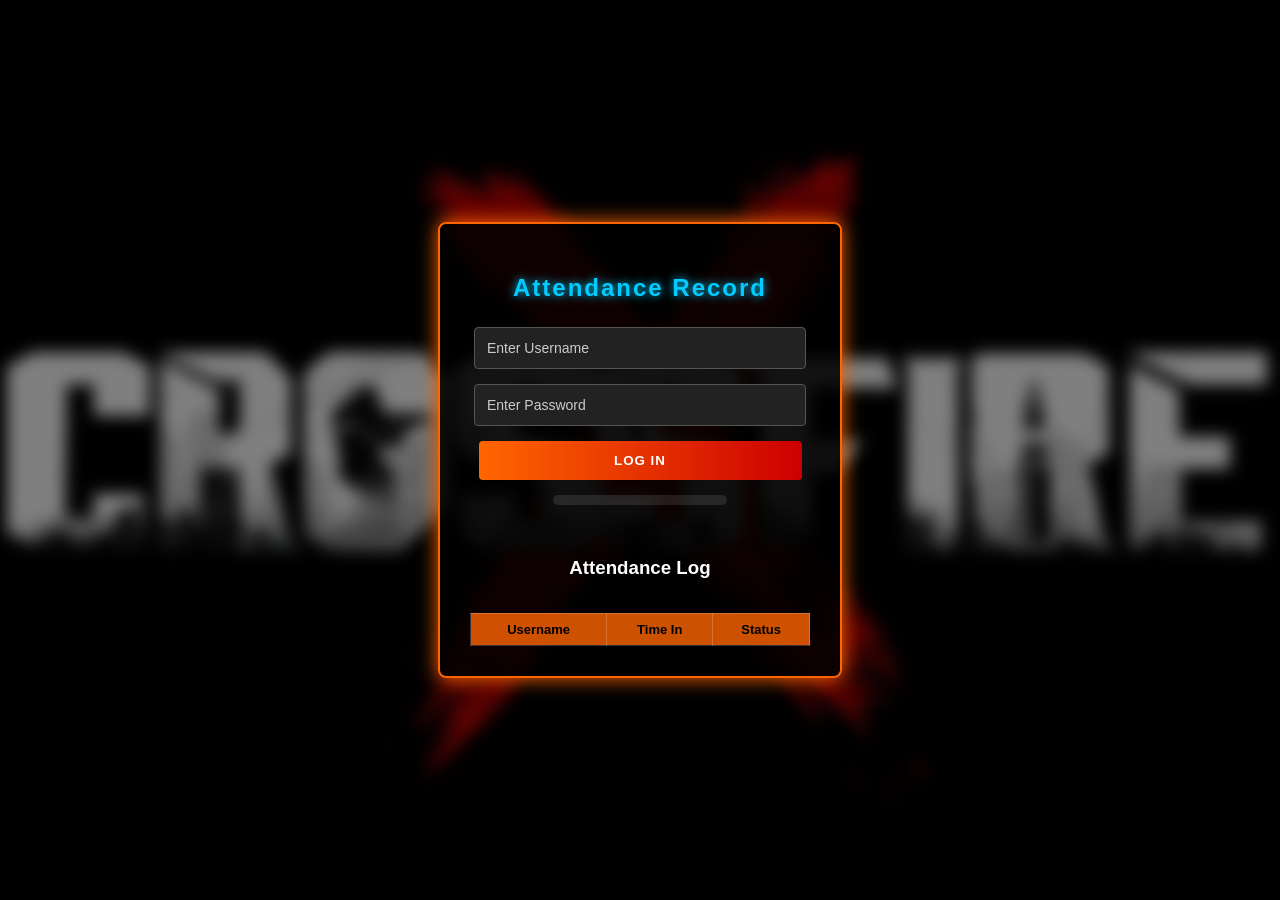
<file: Prelim lab work 2/index.html>
<!DOCTYPE html>
<html lang="en">
<head>
    <meta charset="UTF-8">
    <title>Attendance Record</title>
    <link rel="stylesheet" href="style.css">
</head>
<body>

    <div class="login-container">
        <h2>Attendance Record</h2>
        
        <form onsubmit="handleLogin(event)">
            <input type="text" id="username" placeholder="Enter Username" required>
            <input type="password" id="password" placeholder="Enter Password" required>
            <button type="submit">LOG IN</button>
        </form>

        <p id="message"></p>
        <p id="timestamp"></p>

        <button id="downloadBtn" style="display:none;">Download Attendance</button>

        <h3>Attendance Log</h3>
        <table id="attendanceTable">
            <thead>
                <tr>
                    <th>Username</th>
                    <th>Time In</th>
                    <th>Status</th>
                </tr>
            </thead>
            <tbody>
                <!-- Attendance records will appear here -->
            </tbody>
        </table>
    </div>

    <script src="script.js"></script>
</body>
</html>
</file>
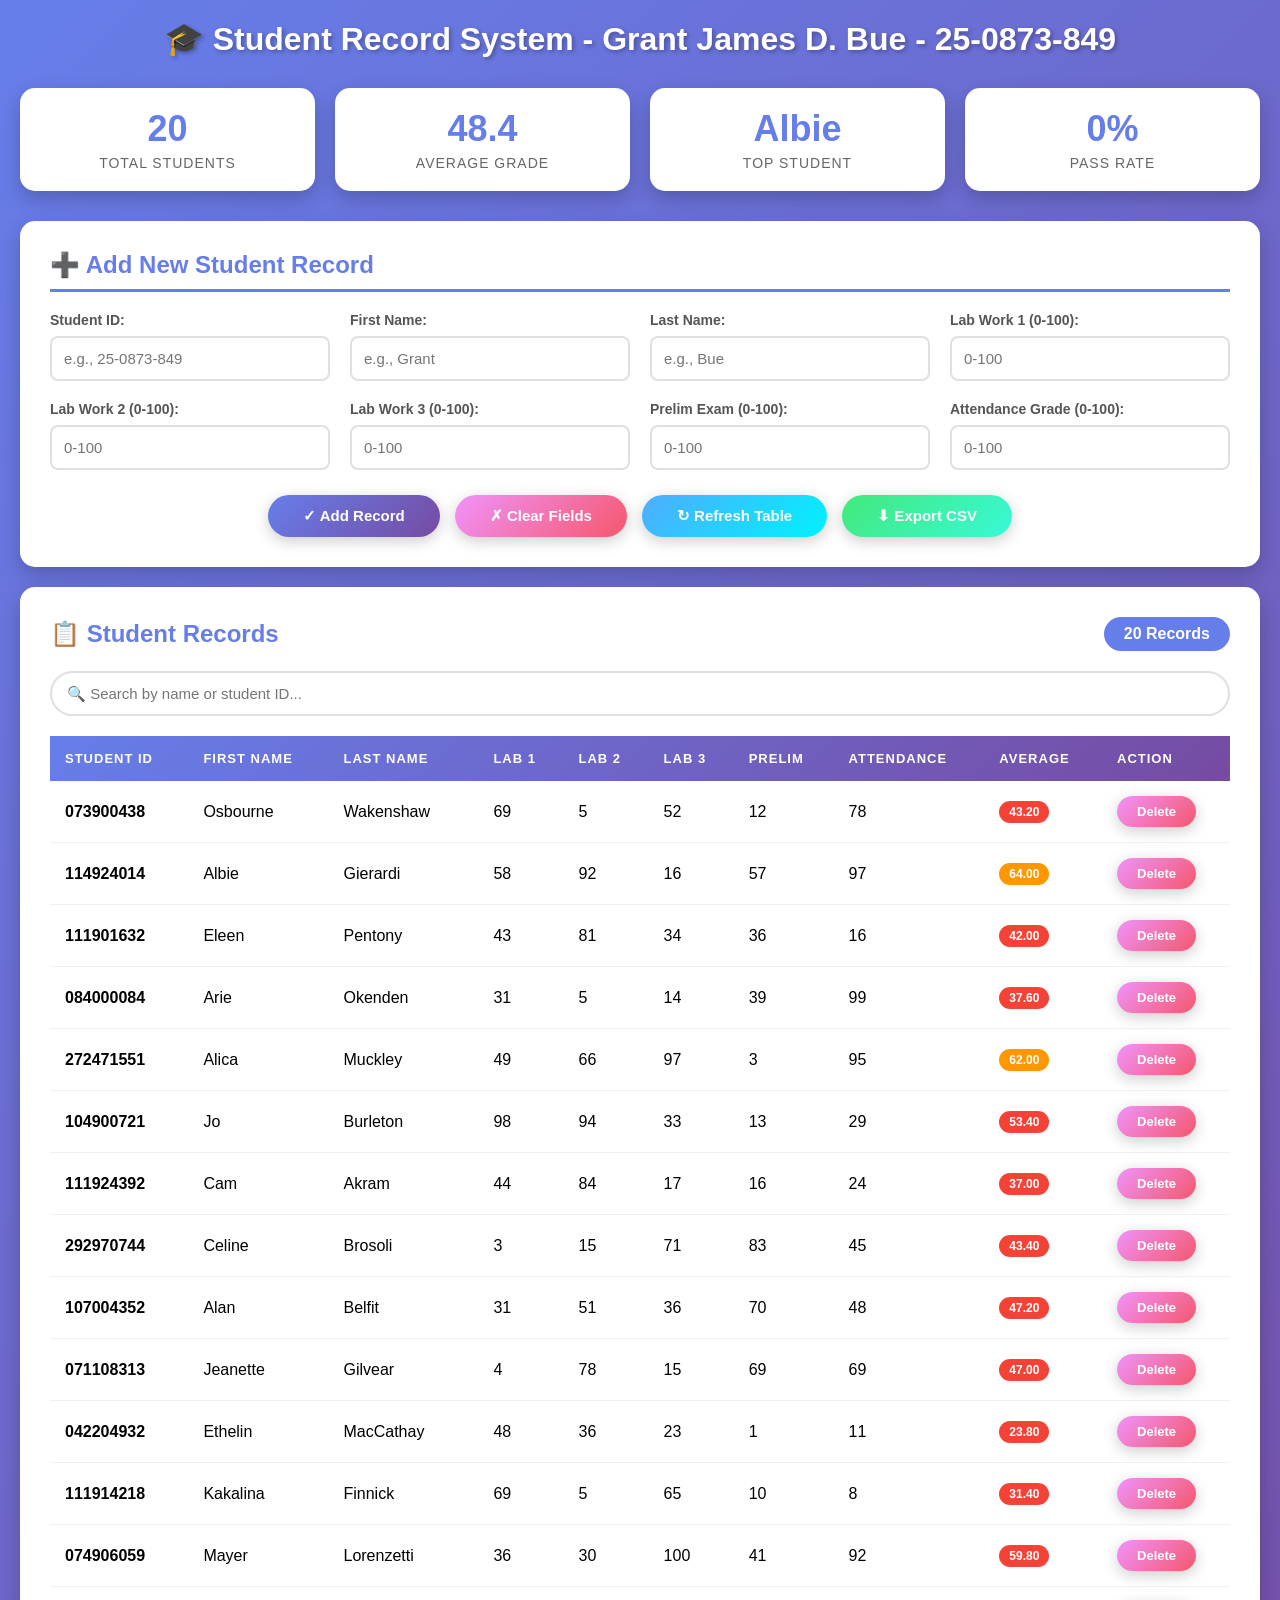
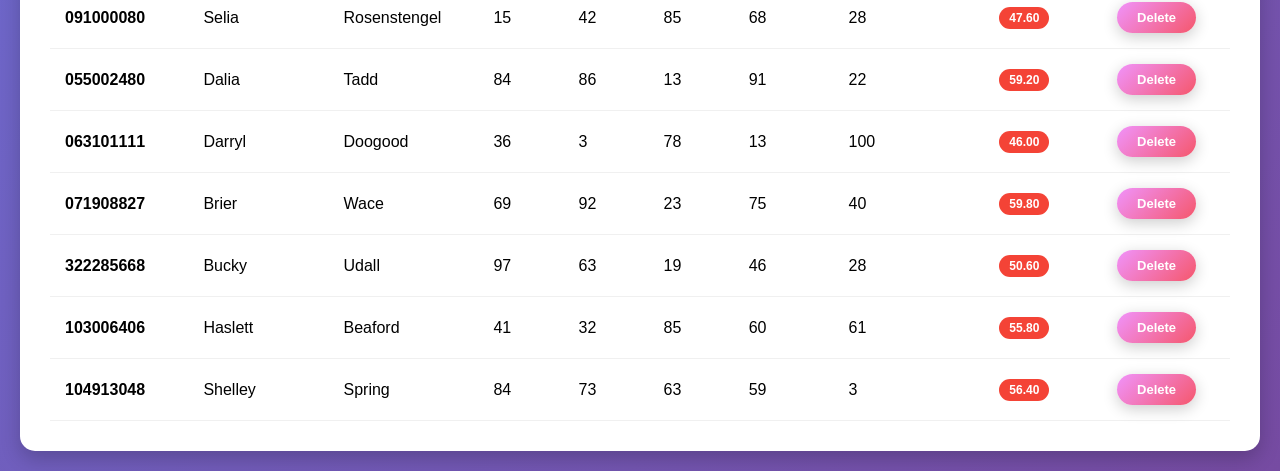
<file: EXAM PROJ/JAVASCRIPT/index.html>
<!DOCTYPE html>
<!-- Records - Grant James D. Bue - 25-0873-849 -->
<html lang="en">
<head>
    <meta charset="UTF-8">
    <meta name="viewport" content="width=device-width, initial-scale=1.0">
    <title>Student Record System - Grant James D. Bue - 25-0873-849</title>
    <style>
        * {
            margin: 0;
            padding: 0;
            box-sizing: border-box;
        }

        body {
            font-family: 'Segoe UI', Tahoma, Geneva, Verdana, sans-serif;
            padding: 20px;
            background: linear-gradient(135deg, #667eea 0%, #764ba2 100%);
            min-height: 100vh;
        }

        h1 {
            text-align: center;
            color: white;
            margin-bottom: 30px;
            font-size: 32px;
            text-shadow: 2px 2px 4px rgba(0,0,0,0.3);
            animation: fadeInDown 0.8s ease;
        }

        @keyframes fadeInDown {
            from {
                opacity: 0;
                transform: translateY(-20px);
            }
            to {
                opacity: 1;
                transform: translateY(0);
            }
        }

        .container {
            max-width: 1400px;
            margin: 0 auto;
            animation: fadeIn 1s ease;
        }

        @keyframes fadeIn {
            from { opacity: 0; }
            to { opacity: 1; }
        }

        .stats-grid {
            display: grid;
            grid-template-columns: repeat(auto-fit, minmax(200px, 1fr));
            gap: 20px;
            margin-bottom: 30px;
        }

        .stat-card {
            background: white;
            padding: 20px;
            border-radius: 15px;
            box-shadow: 0 8px 20px rgba(0,0,0,0.2);
            text-align: center;
            transition: transform 0.3s ease, box-shadow 0.3s ease;
        }

        .stat-card:hover {
            transform: translateY(-5px);
            box-shadow: 0 12px 30px rgba(0,0,0,0.3);
        }

        .stat-number {
            font-size: 36px;
            font-weight: bold;
            color: #667eea;
            margin-bottom: 5px;
        }

        .stat-label {
            color: #666;
            font-size: 14px;
            text-transform: uppercase;
            letter-spacing: 1px;
        }

        .form-section {
            background: white;
            padding: 30px;
            border-radius: 15px;
            margin-bottom: 20px;
            box-shadow: 0 8px 20px rgba(0,0,0,0.2);
        }

        .form-section h2 {
            margin-bottom: 20px;
            color: #667eea;
            font-size: 24px;
            border-bottom: 3px solid #667eea;
            padding-bottom: 10px;
        }

        .search-bar {
            margin-bottom: 20px;
            position: relative;
        }

        .search-bar input {
            width: 100%;
            padding: 12px 40px 12px 15px;
            border: 2px solid #e0e0e0;
            border-radius: 25px;
            font-size: 15px;
            transition: border-color 0.3s;
        }

        .search-bar input:focus {
            outline: none;
            border-color: #667eea;
        }

        .search-icon {
            position: absolute;
            right: 15px;
            top: 50%;
            transform: translateY(-50%);
            color: #999;
        }

        .form-grid {
            display: grid;
            grid-template-columns: repeat(auto-fit, minmax(250px, 1fr));
            gap: 20px;
            margin-bottom: 20px;
        }

        .form-group {
            display: flex;
            flex-direction: column;
        }

        .form-group label {
            margin-bottom: 8px;
            color: #555;
            font-weight: 600;
            font-size: 14px;
        }

        .form-group input {
            padding: 12px;
            border: 2px solid #e0e0e0;
            border-radius: 8px;
            font-size: 15px;
            transition: all 0.3s ease;
        }

        .form-group input:focus {
            outline: none;
            border-color: #667eea;
            box-shadow: 0 0 0 3px rgba(102, 126, 234, 0.1);
        }

        .form-group input.error {
            border-color: #f44336;
        }

        .button-group {
            display: flex;
            gap: 15px;
            justify-content: center;
            margin-top: 25px;
            flex-wrap: wrap;
        }

        button {
            padding: 12px 35px;
            border: none;
            border-radius: 25px;
            cursor: pointer;
            font-size: 15px;
            font-weight: bold;
            transition: all 0.3s ease;
            box-shadow: 0 4px 15px rgba(0,0,0,0.2);
        }

        button:hover {
            transform: translateY(-2px);
            box-shadow: 0 6px 20px rgba(0,0,0,0.3);
        }

        .btn-add {
            background: linear-gradient(135deg, #667eea 0%, #764ba2 100%);
            color: white;
        }

        .btn-clear {
            background: linear-gradient(135deg, #f093fb 0%, #f5576c 100%);
            color: white;
        }

        .btn-render {
            background: linear-gradient(135deg, #4facfe 0%, #00f2fe 100%);
            color: white;
        }

        .btn-export {
            background: linear-gradient(135deg, #43e97b 0%, #38f9d7 100%);
            color: white;
        }

        .table-section {
            background: white;
            padding: 30px;
            border-radius: 15px;
            box-shadow: 0 8px 20px rgba(0,0,0,0.2);
            overflow-x: auto;
        }

        .table-header {
            display: flex;
            justify-content: space-between;
            align-items: center;
            margin-bottom: 20px;
        }

        .table-header h2 {
            color: #667eea;
            font-size: 24px;
        }

        .record-count {
            background: #667eea;
            color: white;
            padding: 8px 20px;
            border-radius: 20px;
            font-weight: bold;
        }

        table {
            width: 100%;
            border-collapse: collapse;
            margin-top: 20px;
        }

        table thead {
            background: linear-gradient(135deg, #667eea 0%, #764ba2 100%);
            color: white;
        }

        table th {
            padding: 15px;
            text-align: left;
            font-weight: 600;
            text-transform: uppercase;
            font-size: 13px;
            letter-spacing: 1px;
        }

        table td {
            padding: 15px;
            text-align: left;
            border-bottom: 1px solid #f0f0f0;
        }

        table tbody tr {
            transition: all 0.3s ease;
        }

        table tbody tr:hover {
            background: linear-gradient(90deg, rgba(102, 126, 234, 0.1) 0%, rgba(118, 75, 162, 0.1) 100%);
            transform: scale(1.01);
        }

        .delete-btn {
            background: linear-gradient(135deg, #f093fb 0%, #f5576c 100%);
            color: white;
            padding: 8px 20px;
            border: none;
            border-radius: 20px;
            cursor: pointer;
            font-size: 13px;
            font-weight: bold;
            transition: all 0.3s ease;
        }

        .delete-btn:hover {
            transform: scale(1.1);
            box-shadow: 0 4px 15px rgba(245, 87, 108, 0.4);
        }

        .grade-badge {
            display: inline-block;
            padding: 4px 10px;
            border-radius: 12px;
            font-weight: bold;
            font-size: 12px;
        }

        .grade-excellent {
            background: #4caf50;
            color: white;
        }

        .grade-good {
            background: #2196F3;
            color: white;
        }

        .grade-average {
            background: #ff9800;
            color: white;
        }

        .grade-poor {
            background: #f44336;
            color: white;
        }

        .empty-state {
            text-align: center;
            padding: 60px 20px;
            color: #999;
        }

        .empty-state svg {
            width: 100px;
            height: 100px;
            margin-bottom: 20px;
            opacity: 0.5;
        }

        @media (max-width: 768px) {
            .form-grid {
                grid-template-columns: 1fr;
            }

            .button-group {
                flex-direction: column;
            }

            button {
                width: 100%;
            }

            h1 {
                font-size: 24px;
            }
        }

        .toast {
            position: fixed;
            top: 20px;
            right: 20px;
            background: white;
            padding: 20px 30px;
            border-radius: 10px;
            box-shadow: 0 8px 25px rgba(0,0,0,0.3);
            z-index: 1000;
            animation: slideIn 0.5s ease;
            max-width: 400px;
        }

        @keyframes slideIn {
            from {
                transform: translateX(400px);
                opacity: 0;
            }
            to {
                transform: translateX(0);
                opacity: 1;
            }
        }

        .toast.success {
            border-left: 5px solid #4caf50;
        }

        .toast.error {
            border-left: 5px solid #f44336;
        }

        .toast-close {
            position: absolute;
            top: 10px;
            right: 15px;
            cursor: pointer;
            font-size: 20px;
            color: #999;
        }
    </style>
</head>
<body>
    <div class="container">
        <h1>🎓 Student Record System - Grant James D. Bue - 25-0873-849</h1>
        
        <!-- Statistics Dashboard -->
        <div class="stats-grid">
            <div class="stat-card">
                <div class="stat-number" id="totalStudents">0</div>
                <div class="stat-label">Total Students</div>
            </div>
            <div class="stat-card">
                <div class="stat-number" id="avgGrade">0</div>
                <div class="stat-label">Average Grade</div>
            </div>
            <div class="stat-card">
                <div class="stat-number" id="topStudent">-</div>
                <div class="stat-label">Top Student</div>
            </div>
            <div class="stat-card">
                <div class="stat-number" id="passRate">0%</div>
                <div class="stat-label">Pass Rate</div>
            </div>
        </div>

        <!-- Input Form -->
        <div class="form-section">
            <h2>➕ Add New Student Record</h2>
            <div class="form-grid">
                <div class="form-group">
                    <label for="studentId">Student ID:</label>
                    <input type="text" id="studentId" placeholder="e.g., 25-0873-849">
                </div>
                <div class="form-group">
                    <label for="firstName">First Name:</label>
                    <input type="text" id="firstName" placeholder="e.g., Grant">
                </div>
                <div class="form-group">
                    <label for="lastName">Last Name:</label>
                    <input type="text" id="lastName" placeholder="e.g., Bue">
                </div>
                <div class="form-group">
                    <label for="labWork1">Lab Work 1 (0-100):</label>
                    <input type="number" id="labWork1" min="0" max="100" placeholder="0-100">
                </div>
                <div class="form-group">
                    <label for="labWork2">Lab Work 2 (0-100):</label>
                    <input type="number" id="labWork2" min="0" max="100" placeholder="0-100">
                </div>
                <div class="form-group">
                    <label for="labWork3">Lab Work 3 (0-100):</label>
                    <input type="number" id="labWork3" min="0" max="100" placeholder="0-100">
                </div>
                <div class="form-group">
                    <label for="prelimExam">Prelim Exam (0-100):</label>
                    <input type="number" id="prelimExam" min="0" max="100" placeholder="0-100">
                </div>
                <div class="form-group">
                    <label for="attendance">Attendance Grade (0-100):</label>
                    <input type="number" id="attendance" min="0" max="100" placeholder="0-100">
                </div>
            </div>
            
            <div class="button-group">
                <button class="btn-add" onclick="create()">✓ Add Record</button>
                <button class="btn-clear" onclick="clearFields()">✗ Clear Fields</button>
                <button class="btn-render" onclick="render()">↻ Refresh Table</button>
                <button class="btn-export" onclick="exportToCSV()">⬇ Export CSV</button>
            </div>
        </div>

        <!-- Records Table -->
        <div class="table-section">
            <div class="table-header">
                <h2>📋 Student Records</h2>
                <div class="record-count" id="recordCount">0 Records</div>
            </div>
            
            <div class="search-bar">
                <input type="text" id="searchInput" placeholder="🔍 Search by name or student ID..." onkeyup="searchRecords()">
            </div>

            <table id="studentTable">
                <thead>
                    <tr>
                        <th>Student ID</th>
                        <th>First Name</th>
                        <th>Last Name</th>
                        <th>Lab 1</th>
                        <th>Lab 2</th>
                        <th>Lab 3</th>
                        <th>Prelim</th>
                        <th>Attendance</th>
                        <th>Average</th>
                        <th>Action</th>
                    </tr>
                </thead>
                <tbody id="tableBody">
                </tbody>
            </table>
        </div>
    </div>

    <script>
        // Records - Grant James D. Bue - 25-0873-849

        // Hardcoded CSV content
        const csvData = `Student ID,First Name,Last Name,Lab Work 1,Lab Work 2,Lab Work 3,Prelim Exam,Attendance Grade
073900438,Osbourne,Wakenshaw,69,5,52,12,78
114924014,Albie,Gierardi,58,92,16,57,97
111901632,Eleen,Pentony,43,81,34,36,16
084000084,Arie,Okenden,31,5,14,39,99
272471551,Alica,Muckley,49,66,97,3,95
104900721,Jo,Burleton,98,94,33,13,29
111924392,Cam,Akram,44,84,17,16,24
292970744,Celine,Brosoli,3,15,71,83,45
107004352,Alan,Belfit,31,51,36,70,48
071108313,Jeanette,Gilvear,4,78,15,69,69
042204932,Ethelin,MacCathay,48,36,23,1,11
111914218,Kakalina,Finnick,69,5,65,10,8
074906059,Mayer,Lorenzetti,36,30,100,41,92
091000080,Selia,Rosenstengel,15,42,85,68,28
055002480,Dalia,Tadd,84,86,13,91,22
063101111,Darryl,Doogood,36,3,78,13,100
071908827,Brier,Wace,69,92,23,75,40
322285668,Bucky,Udall,97,63,19,46,28
103006406,Haslett,Beaford,41,32,85,60,61
104913048,Shelley,Spring,84,73,63,59,3`;

        let studentsArray = [];
        let filteredArray = [];

        // Parse CSV
        function parseCSV(csvString) {
            const lines = csvString.trim().split('\n');
            const headers = lines[0].split(',');
            const data = [];

            for (let i = 1; i < lines.length; i++) {
                const values = lines[i].split(',');
                const obj = {};
                
                for (let j = 0; j < headers.length; j++) {
                    obj[headers[j].trim()] = values[j].trim();
                }
                
                data.push(obj);
            }

            return data;
        }

        // Calculate average grade
        function calculateAverage(student) {
            const grades = [
                parseFloat(student['Lab Work 1']) || 0,
                parseFloat(student['Lab Work 2']) || 0,
                parseFloat(student['Lab Work 3']) || 0,
                parseFloat(student['Prelim Exam']) || 0,
                parseFloat(student['Attendance Grade']) || 0
            ];
            const sum = grades.reduce((a, b) => a + b, 0);
            return (sum / grades.length).toFixed(2);
        }

        // Get grade badge HTML
        function getGradeBadge(avg) {
            if (avg >= 90) return `<span class="grade-badge grade-excellent">${avg}</span>`;
            if (avg >= 75) return `<span class="grade-badge grade-good">${avg}</span>`;
            if (avg >= 60) return `<span class="grade-badge grade-average">${avg}</span>`;
            return `<span class="grade-badge grade-poor">${avg}</span>`;
        }

        // Update statistics
        function updateStatistics() {
            const total = studentsArray.length;
            document.getElementById('totalStudents').textContent = total;
            document.getElementById('recordCount').textContent = `${total} Records`;

            if (total === 0) {
                document.getElementById('avgGrade').textContent = '0';
                document.getElementById('topStudent').textContent = '-';
                document.getElementById('passRate').textContent = '0%';
                return;
            }

            // Calculate average grade
            let totalAvg = 0;
            let passCount = 0;
            let topAvg = 0;
            let topName = '';

            studentsArray.forEach(student => {
                const avg = parseFloat(calculateAverage(student));
                totalAvg += avg;
                if (avg >= 75) passCount++;
                if (avg > topAvg) {
                    topAvg = avg;
                    topName = student['First Name'];
                }
            });

            document.getElementById('avgGrade').textContent = (totalAvg / total).toFixed(1);
            document.getElementById('topStudent').textContent = topName;
            document.getElementById('passRate').textContent = `${((passCount / total) * 100).toFixed(0)}%`;
        }

        // Show toast notification
        function showToast(message, type = 'success') {
            const existingToast = document.querySelector('.toast');
            if (existingToast) existingToast.remove();

            const toast = document.createElement('div');
            toast.className = `toast ${type}`;
            toast.innerHTML = `
                <span class="toast-close" onclick="this.parentElement.remove()">×</span>
                <strong>${type === 'success' ? '✓' : '✗'}</strong> ${message}
            `;
            document.body.appendChild(toast);

            setTimeout(() => toast.remove(), 3000);
        }

        // Render table
        function render() {
            const tableBody = document.getElementById('tableBody');
            const dataToRender = filteredArray.length > 0 ? filteredArray : studentsArray;

            if (dataToRender.length === 0) {
                tableBody.innerHTML = `
                    <tr>
                        <td colspan="10" class="empty-state">
                            <div>📭</div>
                            <h3>No records found</h3>
                            <p>Add a student record to get started</p>
                        </td>
                    </tr>
                `;
                updateStatistics();
                return;
            }

            tableBody.innerHTML = '';

            dataToRender.forEach((student, index) => {
                const avg = calculateAverage(student);
                const row = `
                    <tr>
                        <td><strong>${student['Student ID']}</strong></td>
                        <td>${student['First Name']}</td>
                        <td>${student['Last Name']}</td>
                        <td>${student['Lab Work 1']}</td>
                        <td>${student['Lab Work 2']}</td>
                        <td>${student['Lab Work 3']}</td>
                        <td>${student['Prelim Exam']}</td>
                        <td>${student['Attendance Grade']}</td>
                        <td>${getGradeBadge(avg)}</td>
                        <td><button class="delete-btn" onclick="deleteRecord(${index})">Delete</button></td>
                    </tr>
                `;
                tableBody.innerHTML += row;
            });

            updateStatistics();
        }

        // Search records
        function searchRecords() {
            const searchTerm = document.getElementById('searchInput').value.toLowerCase();
            
            if (searchTerm === '') {
                filteredArray = [];
                render();
                return;
            }

            filteredArray = studentsArray.filter(student => {
                return student['Student ID'].toLowerCase().includes(searchTerm) ||
                       student['First Name'].toLowerCase().includes(searchTerm) ||
                       student['Last Name'].toLowerCase().includes(searchTerm);
            });

            render();
        }

        // Validate input
        function validateInput() {
            const fields = ['studentId', 'firstName', 'lastName', 'labWork1', 'labWork2', 'labWork3', 'prelimExam', 'attendance'];
            let isValid = true;

            fields.forEach(fieldId => {
                const field = document.getElementById(fieldId);
                const value = field.value.trim();

                if (!value) {
                    field.classList.add('error');
                    isValid = false;
                } else {
                    field.classList.remove('error');
                }

                // Validate grade ranges
                if (fieldId !== 'studentId' && fieldId !== 'firstName' && fieldId !== 'lastName') {
                    const numValue = parseFloat(value);
                    if (numValue < 0 || numValue > 100) {
                        field.classList.add('error');
                        isValid = false;
                    }
                }
            });

            return isValid;
        }

        // Create new record
        function create() {
            if (!validateInput()) {
                showToast('Please fill in all fields correctly (grades must be 0-100)', 'error');
                return;
            }

            const newStudent = {
                'Student ID': document.getElementById('studentId').value.trim(),
                'First Name': document.getElementById('firstName').value.trim(),
                'Last Name': document.getElementById('lastName').value.trim(),
                'Lab Work 1': document.getElementById('labWork1').value.trim(),
                'Lab Work 2': document.getElementById('labWork2').value.trim(),
                'Lab Work 3': document.getElementById('labWork3').value.trim(),
                'Prelim Exam': document.getElementById('prelimExam').value.trim(),
                'Attendance Grade': document.getElementById('attendance').value.trim()
            };

            studentsArray.push(newStudent);
            clearFields();
            render();
            showToast('Record added successfully!', 'success');
        }

        // Delete record
        function deleteRecord(index) {
            if (confirm('Are you sure you want to delete this record?')) {
                studentsArray.splice(index, 1);
                render();
                showToast('Record deleted successfully!', 'success');
            }
        }

        // Clear input fields
        function clearFields() {
            const fields = ['studentId', 'firstName', 'lastName', 'labWork1', 'labWork2', 'labWork3', 'prelimExam', 'attendance'];
            fields.forEach(fieldId => {
                const field = document.getElementById(fieldId);
                field.value = '';
                field.classList.remove('error');
            });
        }

        // Export to CSV
        function exportToCSV() {
            if (studentsArray.length === 0) {
                showToast('No records to export', 'error');
                return;
            }

            let csv = 'Student ID,First Name,Last Name,Lab Work 1,Lab Work 2,Lab Work 3,Prelim Exam,Attendance Grade,Average\n';
            
            studentsArray.forEach(student => {
                const avg = calculateAverage(student);
                csv += `${student['Student ID']},${student['First Name']},${student['Last Name']},`;
                csv += `${student['Lab Work 1']},${student['Lab Work 2']},${student['Lab Work 3']},`;
                csv += `${student['Prelim Exam']},${student['Attendance Grade']},${avg}\n`;
            });

            const blob = new Blob([csv], { type: 'text/csv' });
            const url = window.URL.createObjectURL(blob);
            const a = document.createElement('a');
            a.href = url;
            a.download = 'student_records_grant_bue.csv';
            a.click();
            window.URL.revokeObjectURL(url);
            
            showToast('Records exported successfully!', 'success');
        }

        // Initialize
        window.onload = function() {
            studentsArray = parseCSV(csvData);
            render();
        };
    </script>
</body>
</html>
</file>
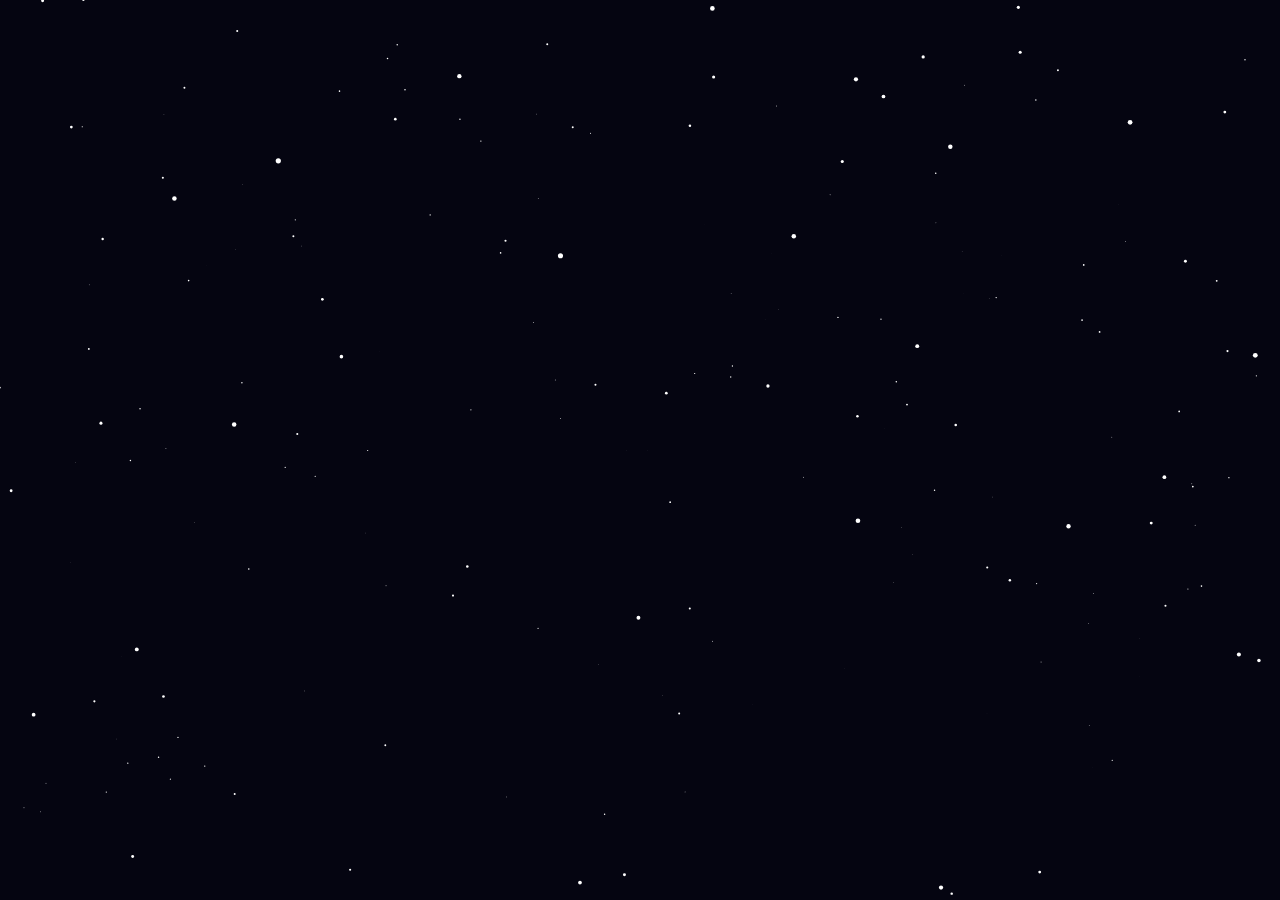
<file: LabWork3/JavaScript/index.html>
<!DOCTYPE html>
<html lang="en">
<head>
<meta charset="UTF-8">
<title>Prelim Grade Calculator - Time Warp</title>
<style>
body, html {
    margin: 0;
    padding: 0;
    overflow: hidden;
    height: 100%;
    font-family: Arial, sans-serif;
}
#starfield {
    position: absolute;
    top: 0;
    left: 0;
    width: 100%;
    height: 100%;
    z-index: 0;
}
.container {
    position: absolute;
    top: 50%;
    left: 50%;
    transform: translate(-50%, -50%) scale(0.5);
    opacity: 0;
    width: 400px;
    padding: 20px;
    background: rgba(0,0,0,0.65);
    border: 3px solid cyan;
    border-radius: 15px;
    color: cyan;
    z-index: 1;
    box-shadow:0 0 40px rgba(0,255,255,0.25),0 0 80px rgba(140,0,255,0.25),inset 0 0 30px rgba(0,255,255,0.15);
    transition: all 1s ease;
}
.container.show {
    opacity: 1;
    transform: translate(-50%, -50%) scale(1);
    animation: nebulaPulse 6s ease-in-out infinite;
}
@keyframes nebulaPulse {
    0%,100% { box-shadow:0 0 40px rgba(0,255,255,0.25),0 0 80px rgba(140,0,255,0.25),inset 0 0 30px rgba(0,255,255,0.15);}
    50% { box-shadow:0 0 60px rgba(0,255,255,0.4),0 0 120px rgba(140,0,255,0.4),inset 0 0 40px rgba(0,255,255,0.25);}
}
.title { text-align:center; font-weight:bold; margin-bottom:20px; border:2px solid cyan; padding:10px; border-radius:10px; }
.field { display:flex; justify-content:space-between; margin-bottom:12px; }
input { width:120px; text-align:center; background:gray; color:black; border:2px solid cyan; border-radius:5px; padding:5px; }
.buttons { text-align:center; margin:15px 0; }
button { background: rgb(50,0,80); color: cyan; border:2px solid cyan; padding:8px 20px; margin:0 10px; font-weight:bold; cursor:pointer; border-radius:8px; }
button:hover { opacity:0.85; }
.result { background:gray; color:black; padding:10px; border:2px solid cyan; border-radius:10px; height:250px; overflow-y:auto; white-space:pre-line; }
.bold { font-weight:bold; }
.warning { color:red; font-weight:bold; }
</style>
</head>
<body>

<canvas id="starfield"></canvas>

<div class="container" id="calculator">
    <div class="title">🌌 PRELIM GRADE CALCULATOR 🌠</div>

    <div class="field"><label>Attendance:</label><input type="number" id="attendance" oninput="fixAttendance(this)"></div>
    <div class="field"><label>Lab Work 1:</label><input type="number" id="lab1" oninput="fixLabInput(this)"></div>
    <div class="field"><label>Lab Work 2:</label><input type="number" id="lab2" oninput="fixLabInput(this)"></div>
    <div class="field"><label>Lab Work 3:</label><input type="number" id="lab3" oninput="fixLabInput(this)"></div>

    <div class="buttons">
        <button onclick="computeGrades()">Compute</button>
        <button onclick="clearAll()">Clear</button>
    </div>

    <div class="result" id="result"></div>
</div>

<script>
/* ===== STARFIELD WARP ===== */
const canvas = document.getElementById('starfield');
const ctx = canvas.getContext('2d');
let stars = [], numStars=500, width=window.innerWidth, height=window.innerHeight;
canvas.width = width; canvas.height = height;
for(let i=0;i<numStars;i++){ stars.push({x:Math.random()*width-width/2, y:Math.random()*height-height/2, z:Math.random()*width}); }
function animateStars(speed){
    ctx.fillStyle='#050511'; ctx.fillRect(0,0,width,height); ctx.fillStyle='white';
    for(let i=0;i<numStars;i++){
        let s=stars[i]; s.z-=speed;
        if(s.z<=0){ s.x=Math.random()*width-width/2; s.y=Math.random()*height-height/2; s.z=width; }
        let sx=(s.x/s.z)*width+width/2, sy=(s.y/s.z)*height+height/2, r=(1-s.z/width)*3;
        ctx.beginPath(); ctx.arc(sx,sy,r,0,Math.PI*2); ctx.fill();
    }
}
let warpStart=performance.now();
function warpLoop(time){ animateStars(10); if(time-warpStart<4500){ requestAnimationFrame(warpLoop); } 
else{ document.getElementById('calculator').classList.add('show'); function slowStars(){ animateStars(1); requestAnimationFrame(slowStars);} slowStars(); } }
requestAnimationFrame(warpLoop);
window.addEventListener('resize', ()=>{ width=window.innerWidth; height=window.innerHeight; canvas.width=width; canvas.height=height; stars=[]; for(let i=0;i<numStars;i++){ stars.push({x:Math.random()*width-width/2, y:Math.random()*height-height/2, z:Math.random()*width}); }});

/* ===== INPUT FIXERS ===== */
function fixAttendance(input){ let value=Number(input.value); if(isNaN(value)){ input.value=""; return;} value=Math.floor(value); if(value>5) value=5; if(value<0) value=0; input.value=value; }
function fixLabInput(input){ let value=Number(input.value); if(isNaN(value)){ input.value=""; return;} value=Math.floor(value); if(value>100) value=100; if(value<0) value=0; input.value=value; }

/* ===== GRADE CALCULATION ===== */
function computeGrades(){
    const attendanceRaw=Number(document.getElementById("attendance").value);
    const lab1=Number(document.getElementById("lab1").value);
    const lab2=Number(document.getElementById("lab2").value);
    const lab3=Number(document.getElementById("lab3").value);
    const result=document.getElementById("result");

    if([attendanceRaw, lab1, lab2, lab3].some(isNaN)){ result.innerHTML='<span class="warning">⚠ Please enter all valid numbers!</span>'; return; }

    const attendancePercent=attendanceRaw*20;
    const labAverage=(lab1+lab2+lab3)/3;
    const classStanding=(attendancePercent*0.4)+(labAverage*0.6);

    let output='<span class="bold">--- RESULTS ---</span><br><br>';
    output+=`Attendance: ${attendanceRaw} / 5<br>`;
    output+=`Attendance Percentage: ${attendancePercent}%<br><br>`;
    output+=`Lab Average: ${labAverage.toFixed(2)}<br>`;
    output+=`<span class="bold">Class Standing:</span> ${classStanding.toFixed(2)}<br><br>`;

    // ===== ATTENDANCE LOGIC =====
    if(attendanceRaw===1){
        output+='<span class="warning">⚠ FAILED DUE TO LOW ATTENDANCE (1 day only)</span><br><br>';
        output+='<span class="bold">Remark:</span> FAILED<br><br>';
        output+='<span class="bold">Required Prelim Exam for 75:</span> FAILED DUE TO LOW ATTENDANCE<br><br>';
        output+='<span class="bold">Required Prelim Exam for 100:</span> FAILED DUE TO LOW ATTENDANCE';
        result.innerHTML=output; return;
    } else if(attendanceRaw===2 || attendanceRaw===3){
        output+='<span class="warning">⚠ warning: "Attendance is low. Please make sure to attend more next time.</span><br><br>';
    }

    // ===== LAB WARNING =====
    if(labAverage<75){ output+='<span class="warning">⚠ WARNING: Your lab work average is low. You still have a chance to fail due to poor lab performance.</span><br><br>'; }

    // ===== REQUIRED PRELIM CALC =====
    const required75=(75-(classStanding*0.7))/0.3;
    const required100=(100-(classStanding*0.7))/0.3;
    let msg75=required75<=75?"Already passed 75 – just do your best": required75>100?"Impossible to achieve": required75.toFixed(2);
    const msg100=required100<=0?"Already passed 100 – maintain your score": required100>100?"Impossible to achieve": required100.toFixed(2);
    const remark=classStanding>=75?"PASSED":"FAILED";

    output+=`<span class="bold">Remark:</span> ${remark}<br><br>`;
    output+=`<span class="bold">Required Prelim Exam for 75:</span> ${msg75}<br><br>`;
    output+=`<span class="bold">Required Prelim Exam for 100:</span> ${msg100}`;

    result.innerHTML=output;
}

/* ===== CLEAR ===== */
function clearAll(){ document.getElementById("attendance").value=""; document.getElementById("lab1").value=""; document.getElementById("lab2").value=""; document.getElementById("lab3").value=""; document.getElementById("result").innerHTML=""; }
</script>

</body>
</html>
</file>
<file: Prelim lab work 2/style.css>
/* Body with blurred background image */
body {
    margin: 0;
    height: 100vh;
    font-family: "Arial Black", Arial, sans-serif;
    display: flex;
    justify-content: center;
    align-items: center;
    color: #fff;
    overflow: hidden;
    background: #000;
}

/* Blurred background */
body::before {
    content: "";
    position: fixed;
    top: 0;
    left: 0;
    width: 100%;
    height: 100%;
    background: url('background.jpg') no-repeat center center/cover;
    filter: blur(8px) brightness(0.5);
    z-index: -1;
}

/* Login box container */
.login-container {
    background: rgba(0, 0, 0, 0.85);
    border: 2px solid #ff6600;
    box-shadow: 0 0 20px #ff6600;
    padding: 30px;
    width: 340px;
    text-align: center;
    border-radius: 8px;
    display: flex;
    flex-direction: column;
    justify-content: center;
    align-items: center;
}

/* Title */
.login-container h2 {
    color: #00ccff; 
    letter-spacing: 2px;
    margin-bottom: 25px;
    text-shadow: 0 0 10px #00ccff;
}

/* Form styling */
.login-container form {
    width: 100%;
    display: flex;
    flex-direction: column;
    align-items: center;
}

/* Inputs */
.login-container input {
    width: 90%;
    padding: 12px;
    margin-bottom: 15px;
    background: #222;
    border: 1px solid #555;
    color: #fff;
    font-size: 14px;
    border-radius: 4px;
}

.login-container input::placeholder {
    color: #ccc;
}

/* Login Button */
.login-container button {
    width: 95%;
    padding: 12px;
    background: linear-gradient(90deg, #ff6600, #cc0000);
    border: none;
    color: #fff;
    font-weight: bold;
    letter-spacing: 1px;
    cursor: pointer;
    transition: 0.3s;
    border-radius: 4px;
}

.login-container button:hover {
    background: linear-gradient(90deg, #cc0000, #ff6600);
    box-shadow: 0 0 10px #ff6600;
}

/* Messages */
#message {
    margin-top: 15px;
    font-weight: bold;
    text-shadow: 0 0 6px #000;
    background-color: rgba(255, 255, 255, 0.1);
    padding: 5px 12px;
    border-radius: 5px;
    display: inline-block;
    min-width: 150px;
    text-align: center;
}

/* Timestamp */
#timestamp {
    font-size: 12px;
    color: #eee;
    margin-top: 5px;
    text-shadow: 0 0 3px #000;
}

/* Download Attendance Button */
#downloadBtn {
    margin-top: 15px;
    display: none;
    width: 95%;
    padding: 12px;
    background: linear-gradient(90deg, #00cc00, #009900);
    border: none;
    color: #fff;
    font-weight: bold;
    cursor: pointer;
    border-radius: 4px;
    transition: 0.3s;
}

#downloadBtn:hover {
    background: linear-gradient(90deg, #009900, #00cc00);
    box-shadow: 0 0 10px #00ff00;
}

/* Attendance Table Styling */
#attendanceTable {
    width: 100%;
    border-collapse: collapse;
    margin-top: 15px;
    color: #fff;
    font-size: 13px;
}

#attendanceTable th, #attendanceTable td {
    border: 1px solid rgba(255,255,255,0.2);
    padding: 8px;
    text-align: center;
}

#attendanceTable th {
    background: rgba(255,102,0,0.8);
    color: #000;
    text-shadow: none;
}

#attendanceTable td {
    background: rgba(0,0,0,0.5);
}

#attendanceTable tr:nth-child(even) td {
    background: rgba(0,0,0,0.6);
}
</file>
